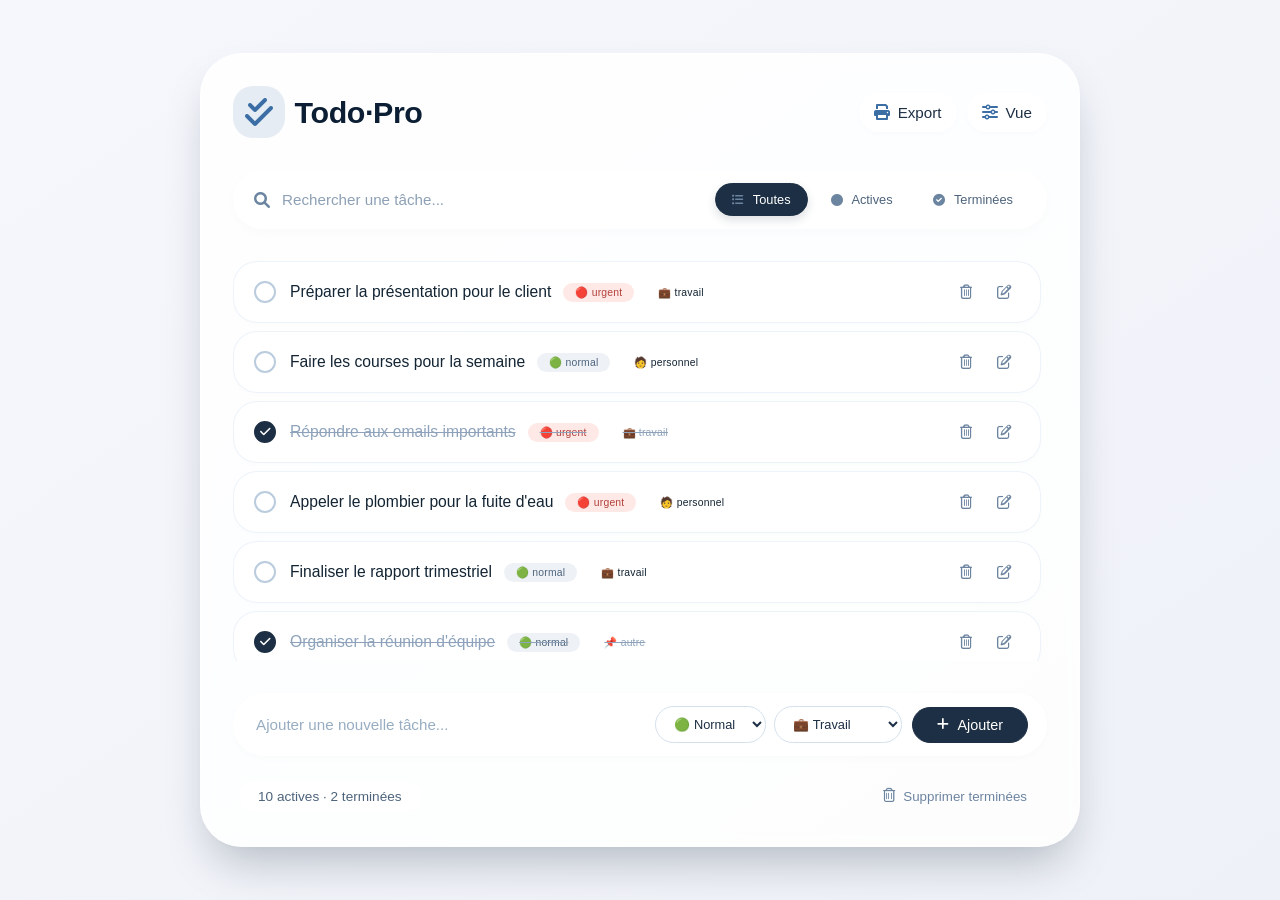
<file: index.html>
<!DOCTYPE html>
<html lang="fr">
<head>
  <meta charset="UTF-8">
  <meta name="viewport" content="width=device-width, initial-scale=1.0">
  <title>Todo · Intuitive Pro</title>
  <link rel="stylesheet" href="https://cdnjs.cloudflare.com/ajax/libs/font-awesome/6.0.0-beta3/css/all.min.css">
  <link rel="stylesheet" href="style.css">
</head>
<body>

<div class="todo-card">

  <div class="header">
    <h1>
      <i class="fas fa-check-double"></i> 
      Todo·Pro
    </h1>
    <div class="header-actions">
      <button class="btn-icon" id="exportBtn"><i class="fas fa-print"></i> Export</button>
      <button class="btn-icon" id="viewBtn"><i class="fas fa-sliders-h"></i> Vue</button>
    </div>
  </div>

  <div class="search-bar">
    <i class="fas fa-search"></i>
    <input type="text" id="searchInput" placeholder="Rechercher une tâche...">
    <div class="filter-group">
      <button class="filter-btn active" data-filter="all"><i class="fas fa-list-ul"></i> Toutes</button>
      <button class="filter-btn" data-filter="active"><i class="fas fa-circle"></i> Actives</button>
      <button class="filter-btn" data-filter="completed"><i class="fas fa-check-circle"></i> Terminées</button>
    </div>
  </div>

  <div class="todo-list"></div>

  <div class="add-section">
    <div class="input-wrapper">
      <input type="text" id="taskInput" placeholder="Ajouter une nouvelle tâche...">
    </div>
    <div class="select-wrapper">
      <select id="prioritySelect">
        <option value="normal">🟢 Normal</option>
        <option value="urgent">🔴 Urgent</option>
      </select>
      <select id="categorySelect">
        <option value="work">💼 Travail</option>
        <option value="personal">🧑 Personnel</option>
        <option value="other">📌 Autre</option>
      </select>
    </div>
    <button class="add-btn" id="addBtn"><i class="fas fa-plus"></i> Ajouter</button>
  </div>

  <div class="stats">
    <span class="count" id="statsCount"><i class="far fa-clock"></i> 0 actives · 0 terminées</span>
    <button class="clear-btn" id="clearBtn"><i class="far fa-trash-alt"></i> Supprimer terminées</button>
  </div>

</div>
</body>
<script src="script.js"></script>
</html>
</file>
<file: style.css>
* {
      margin: 0;
      padding: 0;
      box-sizing: border-box;
      font-family: 'Inter', -apple-system, BlinkMacSystemFont, 'Segoe UI', Roboto, Helvetica, Arial, sans-serif;
    }

    body {
      background: linear-gradient(145deg, #f5f7fc 0%, #eef1f7 100%);
      min-height: 100vh;
      display: flex;
      align-items: center;
      justify-content: center;
      padding: 1.5rem;
    }

    .todo-card {
      max-width: 880px;
      width: 100%;
      background: rgba(255, 255, 255, 0.85);
      backdrop-filter: blur(6px);
      -webkit-backdrop-filter: blur(6px);
      border-radius: 42px;
      padding: 2rem 2rem 2.2rem;
      box-shadow: 0 25px 45px -12px rgba(0, 20, 40, 0.25), 0 2px 8px rgba(0,0,0,0.02);
      border: 1px solid rgba(255, 255, 255, 0.5);
      transition: all 0.2s ease;
    }

    .header {
      display: flex;
      justify-content: space-between;
      align-items: center;
      margin-bottom: 2rem;
      flex-wrap: wrap;
      gap: 0.75rem;
    }

    .header h1 {
      font-size: 1.9rem;
      font-weight: 600;
      letter-spacing: -0.4px;
      color: #0b1e33;
      display: flex;
      align-items: center;
      gap: 10px;
    }

    .header h1 i {
      color: #3a6ea5;
      font-size: 2rem;
      background: rgba(58, 110, 165, 0.12);
      padding: 10px 12px;
      border-radius: 20px;
    }

    .header-actions {
      display: flex;
      gap: 10px;
      align-items: center;
    }

    .btn-icon {
      background: rgba(255, 255, 255, 0.6);
      border: none;
      padding: 10px 14px;
      border-radius: 40px;
      font-size: 0.95rem;
      font-weight: 500;
      color: #1d2f44;
      display: flex;
      align-items: center;
      gap: 8px;
      backdrop-filter: blur(4px);
      box-shadow: 0 2px 6px rgba(0,0,0,0.02);
      border: 1px solid rgba(255, 255, 255, 0.7);
      transition: 0.2s;
      cursor: pointer;
    }

    .btn-icon i { color: #3a6ea5; font-size: 1rem; }
    .btn-icon:hover {
      background: white;
      box-shadow: 0 8px 14px -8px rgba(0, 20, 40, 0.15);
      border-color: #cbd8e9;
    }

    .search-bar {
      display: flex;
      flex-wrap: wrap;
      align-items: center;
      gap: 12px;
      background: rgba(255, 255, 255, 0.6);
      backdrop-filter: blur(4px);
      padding: 8px 16px 8px 20px;
      border-radius: 60px;
      margin-bottom: 2rem;
      border: 1px solid rgba(255, 255, 255, 0.8);
      box-shadow: 0 4px 12px rgba(0, 0, 0, 0.02);
    }

    .search-bar i { color: #6b85a0; font-size: 1rem; }
    .search-bar input {
      flex: 1;
      border: none;
      background: transparent;
      padding: 12px 0;
      font-size: 0.95rem;
      color: #1d2f44;
      outline: none;
      min-width: 140px;
    }
    .search-bar input::placeholder { color: #8da0b5; font-weight: 400; }

    .filter-group {
      display: flex;
      gap: 6px;
      flex-wrap: wrap;
      margin-left: auto;
    }

    .filter-btn {
      background: transparent;
      border: none;
      padding: 8px 16px;
      border-radius: 40px;
      font-size: 0.8rem;
      font-weight: 500;
      color: #4d637c;
      transition: 0.15s;
      cursor: pointer;
      border: 1px solid transparent;
    }
    .filter-btn i { margin-right: 6px; font-size: 0.75rem; }
    .filter-btn.active {
      background: #1d2f44;
      color: white;
      box-shadow: 0 4px 10px rgba(29, 47, 68, 0.15);
      border-color: #1d2f44;
    }
    .filter-btn:not(.active):hover {
      background: rgba(29, 47, 68, 0.04);
      border-color: #d5e0ec;
    }

    .todo-list {
      display: flex;
      flex-direction: column;
      gap: 8px;
      margin-bottom: 2rem;
      max-height: 400px;
      overflow-y: auto;
      padding-right: 6px;
    }
    .todo-list::-webkit-scrollbar { width: 5px; }
    .todo-list::-webkit-scrollbar-track { background: rgba(0,0,0,0.02); border-radius: 10px; }
    .todo-list::-webkit-scrollbar-thumb { background: #cbd8e9; border-radius: 10px; }

    .todo-item {
      background: white;
      padding: 14px 20px;
      border-radius: 24px;
      display: flex;
      align-items: center;
      gap: 14px;
      box-shadow: 0 2px 6px rgba(0, 0, 0, 0.01);
      border: 1px solid rgba(220, 232, 245, 0.5);
      transition: all 0.15s;
      backdrop-filter: blur(2px);
      animation: slideIn 0.3s ease;
    }

    @keyframes slideIn {
      from {
        opacity: 0;
        transform: translateY(-10px);
      }
      to {
        opacity: 1;
        transform: translateY(0);
      }
    }

    .todo-item:hover {
      border-color: #b8ccdf;
      box-shadow: 0 8px 18px -10px rgba(0, 20, 40, 0.12);
      background: #ffffff;
    }

    .todo-check input[type="checkbox"] {
      appearance: none;
      -webkit-appearance: none;
      width: 22px;
      height: 22px;
      border-radius: 30px;
      border: 2px solid #baccde;
      outline: none;
      transition: 0.15s;
      cursor: pointer;
      background: white;
      display: flex;
      align-items: center;
      justify-content: center;
      flex-shrink: 0;
    }
    .todo-check input[type="checkbox"]:checked {
      background: #1d2f44;
      border-color: #1d2f44;
      position: relative;
    }
    .todo-check input[type="checkbox"]:checked::after {
      content: "\f00c";
      font-family: "Font Awesome 6 Free";
      font-weight: 900;
      font-size: 12px;
      color: white;
      display: block;
      line-height: 1;
    }

    .todo-text {
      flex: 1;
      font-size: 0.98rem;
      font-weight: 450;
      color: #132433;
      word-break: break-word;
      display: flex;
      flex-wrap: wrap;
      align-items: center;
      gap: 8px;
    }

    .badge {
      font-size: 0.65rem;
      padding: 3px 12px;
      border-radius: 40px;
      font-weight: 500;
      letter-spacing: 0.2px;
      margin-left: 4px;
    }
    .badge.urgent { background: #fee9e7; color: #b3413a; }
    .badge.work { background: #e1edfa; color: #1f5680; }
    .badge.personal { background: #e8f3e8; color: #2a6b3c; }
    .badge.other { background: #f0edf5; color: #6b4c7a; }
    .badge.normal { background: #eef2f6; color: #4d637c; }

    .todo-completed .todo-text { text-decoration: line-through; color: #8ea3bb; }

    .todo-actions {
      display: flex;
      gap: 6px;
      flex-shrink: 0;
    }
    .todo-actions button {
      background: transparent;
      border: none;
      width: 32px;
      height: 32px;
      border-radius: 30px;
      color: #6c84a0;
      font-size: 0.9rem;
      transition: 0.15s;
      cursor: pointer;
      display: flex;
      align-items: center;
      justify-content: center;
    }
    .todo-actions button i { pointer-events: none; }
    .todo-actions button:hover { background: rgba(0, 0, 0, 0.04); color: #1d2f44; }
    .todo-actions .delete-btn:hover { background: #fee9e7; color: #b3413a; }

    .add-section {
      display: flex;
      flex-wrap: wrap;
      align-items: center;
      gap: 10px;
      background: rgba(255, 255, 255, 0.7);
      backdrop-filter: blur(4px);
      padding: 10px 18px 10px 22px;
      border-radius: 60px;
      border: 1px solid rgba(255, 255, 255, 0.8);
      box-shadow: 0 2px 8px rgba(0,0,0,0.02);
    }

    .add-section .input-wrapper {
      flex: 2;
      min-width: 160px;
    }
    .add-section .input-wrapper input {
      width: 100%;
      border: none;
      background: transparent;
      padding: 12px 0;
      font-size: 0.95rem;
      color: #1d2f44;
      outline: none;
    }
    .add-section .input-wrapper input::placeholder { color: #98adc2; }

    .add-section .select-wrapper {
      display: flex;
      gap: 8px;
      flex-wrap: wrap;
      align-items: center;
    }

    .add-section select {
      background: white;
      border: 1px solid #d5e0ec;
      border-radius: 40px;
      padding: 9px 14px;
      font-size: 0.8rem;
      font-weight: 500;
      color: #1d2f44;
      outline: none;
      cursor: pointer;
      transition: 0.15s;
      backdrop-filter: blur(4px);
    }
    .add-section select:hover {
      border-color: #b0c4da;
      background: #fafcff;
    }
    .add-section select:focus {
      border-color: #3a6ea5;
      box-shadow: 0 0 0 3px rgba(58, 110, 165, 0.15);
    }

    .add-section .add-btn {
      background: #1d2f44;
      border: none;
      color: white;
      padding: 9px 24px;
      border-radius: 60px;
      font-weight: 500;
      font-size: 0.9rem;
      display: flex;
      align-items: center;
      gap: 8px;
      transition: 0.2s;
      border: 1px solid #1d2f44;
      cursor: pointer;
      white-space: nowrap;
    }
    .add-section .add-btn i { font-size: 0.85rem; }
    .add-section .add-btn:hover {
      background: #2e4a6b;
      border-color: #2e4a6b;
      box-shadow: 0 8px 16px -8px rgba(29, 47, 68, 0.25);
    }
    .add-section .add-btn:active { transform: scale(0.97); }

    .stats {
      display: flex;
      justify-content: space-between;
      align-items: center;
      margin-top: 1.6rem;
      font-size: 0.85rem;
      color: #4d637c;
      padding: 0 6px;
    }
    .stats .count {
      background: rgba(255, 255, 255, 0.5);
      padding: 6px 18px;
      border-radius: 40px;
      backdrop-filter: blur(4px);
      border: 1px solid rgba(255, 255, 255, 0.3);
    }
    .stats .count i { margin-right: 8px; color: #3a6ea5; }
    .stats .clear-btn {
      background: transparent;
      border: none;
      color: #6c84a0;
      font-weight: 500;
      display: flex;
      align-items: center;
      gap: 8px;
      padding: 6px 14px;
      border-radius: 40px;
      transition: 0.15s;
      cursor: pointer;
    }
    .stats .clear-btn i { font-size: 0.85rem; }
    .stats .clear-btn:hover { background: rgba(0,0,0,0.03); color: #1d2f44; }

    .empty-state {
      text-align: center;
      padding: 3rem 1rem;
      color: #8da0b5;
    }
    .empty-state i {
      font-size: 3rem;
      margin-bottom: 1rem;
      opacity: 0.5;
    }

    @media (max-width: 700px) {
      .todo-card { padding: 1.5rem; }
      .header h1 { font-size: 1.6rem; }
      .search-bar { padding: 8px 14px; }
      .filter-group .filter-btn { padding: 6px 12px; font-size: 0.7rem; }
      .add-section { padding: 12px 16px; border-radius: 30px; flex-direction: column; align-items: stretch; }
      .add-section .select-wrapper { justify-content: stretch; }
      .add-section select { flex: 1; }
      .add-section .add-btn { justify-content: center; }
    }
</file>
<file: todolist/style.css>
* {
      margin: 0;
      padding: 0;
      box-sizing: border-box;
      font-family: 'Inter', -apple-system, BlinkMacSystemFont, 'Segoe UI', Roboto, Helvetica, Arial, sans-serif;
    }

    body {
      background: linear-gradient(145deg, #f5f7fc 0%, #eef1f7 100%);
      min-height: 100vh;
      display: flex;
      align-items: center;
      justify-content: center;
      padding: 1.5rem;
    }

    .todo-card {
      max-width: 880px;
      width: 100%;
      background: rgba(255, 255, 255, 0.85);
      backdrop-filter: blur(6px);
      -webkit-backdrop-filter: blur(6px);
      border-radius: 42px;
      padding: 2rem 2rem 2.2rem;
      box-shadow: 0 25px 45px -12px rgba(0, 20, 40, 0.25), 0 2px 8px rgba(0,0,0,0.02);
      border: 1px solid rgba(255, 255, 255, 0.5);
      transition: all 0.2s ease;
    }

    .header {
      display: flex;
      justify-content: space-between;
      align-items: center;
      margin-bottom: 2rem;
      flex-wrap: wrap;
      gap: 0.75rem;
    }

    .header h1 {
      font-size: 1.9rem;
      font-weight: 600;
      letter-spacing: -0.4px;
      color: #0b1e33;
      display: flex;
      align-items: center;
      gap: 10px;
    }

    .header h1 i {
      color: #3a6ea5;
      font-size: 2rem;
      background: rgba(58, 110, 165, 0.12);
      padding: 10px 12px;
      border-radius: 20px;
    }

    .header-actions {
      display: flex;
      gap: 10px;
      align-items: center;
    }

    .btn-icon {
      background: rgba(255, 255, 255, 0.6);
      border: none;
      padding: 10px 14px;
      border-radius: 40px;
      font-size: 0.95rem;
      font-weight: 500;
      color: #1d2f44;
      display: flex;
      align-items: center;
      gap: 8px;
      backdrop-filter: blur(4px);
      box-shadow: 0 2px 6px rgba(0,0,0,0.02);
      border: 1px solid rgba(255, 255, 255, 0.7);
      transition: 0.2s;
      cursor: pointer;
    }

    .btn-icon i { color: #3a6ea5; font-size: 1rem; }
    .btn-icon:hover {
      background: white;
      box-shadow: 0 8px 14px -8px rgba(0, 20, 40, 0.15);
      border-color: #cbd8e9;
    }

    .search-bar {
      display: flex;
      flex-wrap: wrap;
      align-items: center;
      gap: 12px;
      background: rgba(255, 255, 255, 0.6);
      backdrop-filter: blur(4px);
      padding: 8px 16px 8px 20px;
      border-radius: 60px;
      margin-bottom: 2rem;
      border: 1px solid rgba(255, 255, 255, 0.8);
      box-shadow: 0 4px 12px rgba(0, 0, 0, 0.02);
    }

    .search-bar i { color: #6b85a0; font-size: 1rem; }
    .search-bar input {
      flex: 1;
      border: none;
      background: transparent;
      padding: 12px 0;
      font-size: 0.95rem;
      color: #1d2f44;
      outline: none;
      min-width: 140px;
    }
    .search-bar input::placeholder { color: #8da0b5; font-weight: 400; }

    .filter-group {
      display: flex;
      gap: 6px;
      flex-wrap: wrap;
      margin-left: auto;
    }

    .filter-btn {
      background: transparent;
      border: none;
      padding: 8px 16px;
      border-radius: 40px;
      font-size: 0.8rem;
      font-weight: 500;
      color: #4d637c;
      transition: 0.15s;
      cursor: pointer;
      border: 1px solid transparent;
    }
    .filter-btn i { margin-right: 6px; font-size: 0.75rem; }
    .filter-btn.active {
      background: #1d2f44;
      color: white;
      box-shadow: 0 4px 10px rgba(29, 47, 68, 0.15);
      border-color: #1d2f44;
    }
    .filter-btn:not(.active):hover {
      background: rgba(29, 47, 68, 0.04);
      border-color: #d5e0ec;
    }

    .todo-list {
      display: flex;
      flex-direction: column;
      gap: 8px;
      margin-bottom: 2rem;
      max-height: 400px;
      overflow-y: auto;
      padding-right: 6px;
    }
    .todo-list::-webkit-scrollbar { width: 5px; }
    .todo-list::-webkit-scrollbar-track { background: rgba(0,0,0,0.02); border-radius: 10px; }
    .todo-list::-webkit-scrollbar-thumb { background: #cbd8e9; border-radius: 10px; }

    .todo-item {
      background: white;
      padding: 14px 20px;
      border-radius: 24px;
      display: flex;
      align-items: center;
      gap: 14px;
      box-shadow: 0 2px 6px rgba(0, 0, 0, 0.01);
      border: 1px solid rgba(220, 232, 245, 0.5);
      transition: all 0.15s;
      backdrop-filter: blur(2px);
      animation: slideIn 0.3s ease;
    }

    @keyframes slideIn {
      from {
        opacity: 0;
        transform: translateY(-10px);
      }
      to {
        opacity: 1;
        transform: translateY(0);
      }
    }

    .todo-item:hover {
      border-color: #b8ccdf;
      box-shadow: 0 8px 18px -10px rgba(0, 20, 40, 0.12);
      background: #ffffff;
    }

    .todo-check input[type="checkbox"] {
      appearance: none;
      -webkit-appearance: none;
      width: 22px;
      height: 22px;
      border-radius: 30px;
      border: 2px solid #baccde;
      outline: none;
      transition: 0.15s;
      cursor: pointer;
      background: white;
      display: flex;
      align-items: center;
      justify-content: center;
      flex-shrink: 0;
    }
    .todo-check input[type="checkbox"]:checked {
      background: #1d2f44;
      border-color: #1d2f44;
      position: relative;
    }
    .todo-check input[type="checkbox"]:checked::after {
      content: "\f00c";
      font-family: "Font Awesome 6 Free";
      font-weight: 900;
      font-size: 12px;
      color: white;
      display: block;
      line-height: 1;
    }

    .todo-text {
      flex: 1;
      font-size: 0.98rem;
      font-weight: 450;
      color: #132433;
      word-break: break-word;
      display: flex;
      flex-wrap: wrap;
      align-items: center;
      gap: 8px;
    }

    .badge {
      font-size: 0.65rem;
      padding: 3px 12px;
      border-radius: 40px;
      font-weight: 500;
      letter-spacing: 0.2px;
      margin-left: 4px;
    }
    .badge.urgent { background: #fee9e7; color: #b3413a; }
    .badge.work { background: #e1edfa; color: #1f5680; }
    .badge.personal { background: #e8f3e8; color: #2a6b3c; }
    .badge.other { background: #f0edf5; color: #6b4c7a; }
    .badge.normal { background: #eef2f6; color: #4d637c; }

    .todo-completed .todo-text { text-decoration: line-through; color: #8ea3bb; }

    .todo-actions {
      display: flex;
      gap: 6px;
      flex-shrink: 0;
    }
    .todo-actions button {
      background: transparent;
      border: none;
      width: 32px;
      height: 32px;
      border-radius: 30px;
      color: #6c84a0;
      font-size: 0.9rem;
      transition: 0.15s;
      cursor: pointer;
      display: flex;
      align-items: center;
      justify-content: center;
    }
    .todo-actions button i { pointer-events: none; }
    .todo-actions button:hover { background: rgba(0, 0, 0, 0.04); color: #1d2f44; }
    .todo-actions .delete-btn:hover { background: #fee9e7; color: #b3413a; }

    .add-section {
      display: flex;
      flex-wrap: wrap;
      align-items: center;
      gap: 10px;
      background: rgba(255, 255, 255, 0.7);
      backdrop-filter: blur(4px);
      padding: 10px 18px 10px 22px;
      border-radius: 60px;
      border: 1px solid rgba(255, 255, 255, 0.8);
      box-shadow: 0 2px 8px rgba(0,0,0,0.02);
    }

    .add-section .input-wrapper {
      flex: 2;
      min-width: 160px;
    }
    .add-section .input-wrapper input {
      width: 100%;
      border: none;
      background: transparent;
      padding: 12px 0;
      font-size: 0.95rem;
      color: #1d2f44;
      outline: none;
    }
    .add-section .input-wrapper input::placeholder { color: #98adc2; }

    .add-section .select-wrapper {
      display: flex;
      gap: 8px;
      flex-wrap: wrap;
      align-items: center;
    }

    .add-section select {
      background: white;
      border: 1px solid #d5e0ec;
      border-radius: 40px;
      padding: 9px 14px;
      font-size: 0.8rem;
      font-weight: 500;
      color: #1d2f44;
      outline: none;
      cursor: pointer;
      transition: 0.15s;
      backdrop-filter: blur(4px);
    }
    .add-section select:hover {
      border-color: #b0c4da;
      background: #fafcff;
    }
    .add-section select:focus {
      border-color: #3a6ea5;
      box-shadow: 0 0 0 3px rgba(58, 110, 165, 0.15);
    }

    .add-section .add-btn {
      background: #1d2f44;
      border: none;
      color: white;
      padding: 9px 24px;
      border-radius: 60px;
      font-weight: 500;
      font-size: 0.9rem;
      display: flex;
      align-items: center;
      gap: 8px;
      transition: 0.2s;
      border: 1px solid #1d2f44;
      cursor: pointer;
      white-space: nowrap;
    }
    .add-section .add-btn i { font-size: 0.85rem; }
    .add-section .add-btn:hover {
      background: #2e4a6b;
      border-color: #2e4a6b;
      box-shadow: 0 8px 16px -8px rgba(29, 47, 68, 0.25);
    }
    .add-section .add-btn:active { transform: scale(0.97); }

    .stats {
      display: flex;
      justify-content: space-between;
      align-items: center;
      margin-top: 1.6rem;
      font-size: 0.85rem;
      color: #4d637c;
      padding: 0 6px;
    }
    .stats .count {
      background: rgba(255, 255, 255, 0.5);
      padding: 6px 18px;
      border-radius: 40px;
      backdrop-filter: blur(4px);
      border: 1px solid rgba(255, 255, 255, 0.3);
    }
    .stats .count i { margin-right: 8px; color: #3a6ea5; }
    .stats .clear-btn {
      background: transparent;
      border: none;
      color: #6c84a0;
      font-weight: 500;
      display: flex;
      align-items: center;
      gap: 8px;
      padding: 6px 14px;
      border-radius: 40px;
      transition: 0.15s;
      cursor: pointer;
    }
    .stats .clear-btn i { font-size: 0.85rem; }
    .stats .clear-btn:hover { background: rgba(0,0,0,0.03); color: #1d2f44; }

    .empty-state {
      text-align: center;
      padding: 3rem 1rem;
      color: #8da0b5;
    }
    .empty-state i {
      font-size: 3rem;
      margin-bottom: 1rem;
      opacity: 0.5;
    }

    @media (max-width: 700px) {
      .todo-card { padding: 1.5rem; }
      .header h1 { font-size: 1.6rem; }
      .search-bar { padding: 8px 14px; }
      .filter-group .filter-btn { padding: 6px 12px; font-size: 0.7rem; }
      .add-section { padding: 12px 16px; border-radius: 30px; flex-direction: column; align-items: stretch; }
      .add-section .select-wrapper { justify-content: stretch; }
      .add-section select { flex: 1; }
      .add-section .add-btn { justify-content: center; }
    }
</file>
